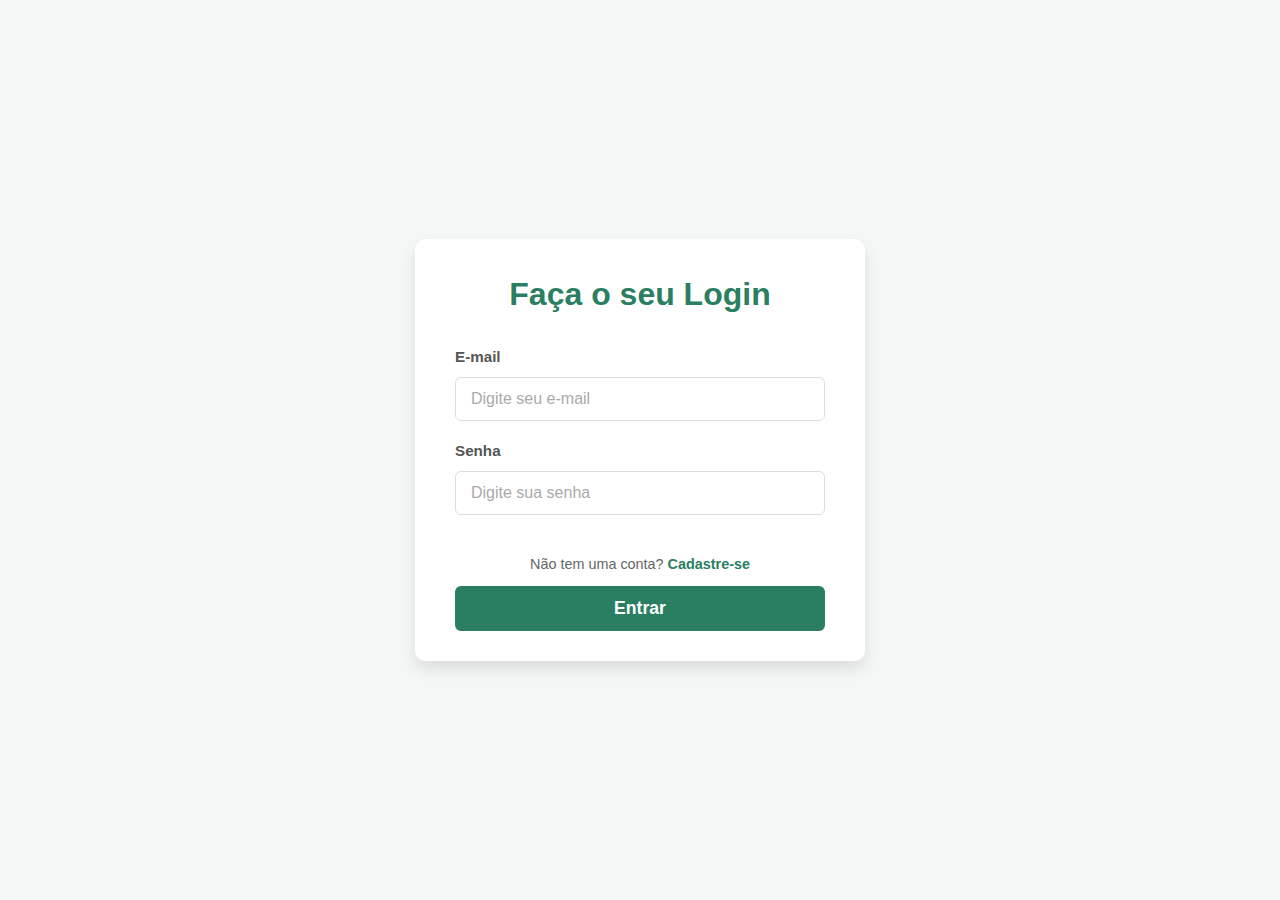
<file: index.html>
<!DOCTYPE html>
<html lang="pt-BR">
<head>
    <meta charset="UTF-8">
    <meta name="viewport" content="width=device-width, initial-scale=1.0">
    <link rel="stylesheet" href="style.css">
    <title>Seja bem vindo ao site da nossa ONG</title>
</head>
<body class="form-page-body">
    <div class="container">
        <form id="loginForm">
            <div>
                <h1>Faça o seu Login</h1>
                
                <label for="txtEmail">E-mail</label>
                <input type="email" id="txtEmail" placeholder="Digite seu e-mail" required>

                <label for="txtSenha">Senha</label>
                <input type="password" id="txtSenha" placeholder="Digite sua senha" required>

                <p>Não tem uma conta? <a href="cadastro.html">Cadastre-se</a></p>
                <button type="submit">Entrar</button>
                <p id="loginMessage" class="message"></p>
            </div>
        </form>
    </div>
    <script src="script.js"></script>
</body>
</html>
</file>
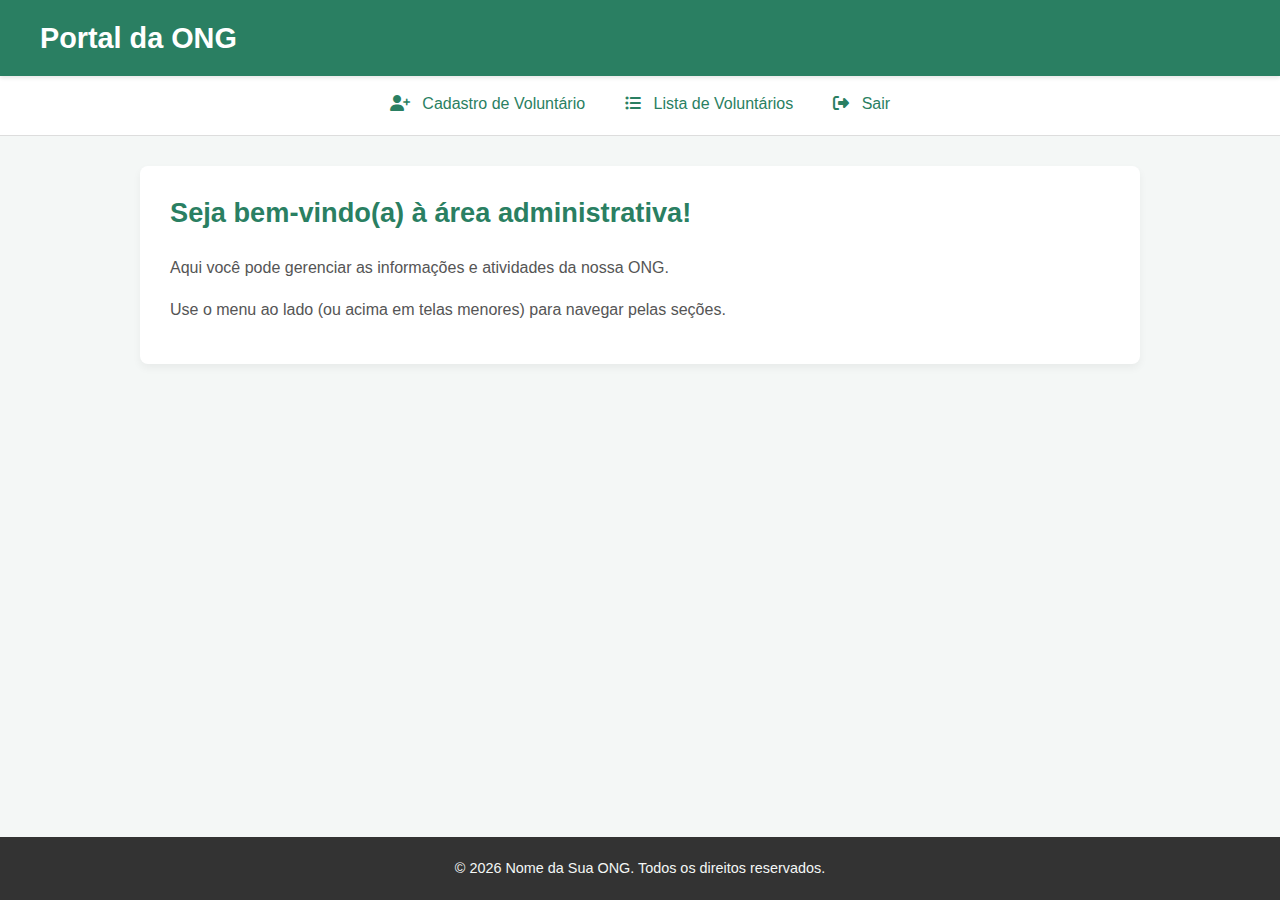
<file: admin.html>
<!DOCTYPE html>
<html lang="pt-BR">
<head>
    <meta charset="UTF-8">
    <meta name="viewport" content="width=device-width, initial-scale=1.0">
    <link rel="stylesheet" href="style.css"> <link rel="stylesheet" href="https://cdnjs.cloudflare.com/ajax/libs/font-awesome/6.5.1/css/all.min.css">
    <title>Painel da ONG - Bem-vindo(a)!!!</title>
</head>
<body>
    <div class="admin-wrapper">
        <header class="admin-header">
            <div class="admin-header-container">
                <div class="logo-admin">
                    <h1><a href="admin.html">Portal da ONG</a></h1>
                </div>
                <button id="menuToggle" class="menu-toggle-button">
                    <i class="fas fa-bars"></i> </button>
            </div>
        </header>

        <nav class="admin-nav" id="adminNav">
            <ul>
                <li><a href="cadastro_voluntario.html"><i class="fas fa-user-plus"></i> Cadastro de Voluntário</a></li>
                <li><a href="lista_voluntarios.html"><i class="fas fa-list-ul"></i> Lista de Voluntários</a></li>
                <li><a href="index.html"><i class="fas fa-sign-out-alt"></i> Sair</a></li> </ul>
        </nav>

        <main class="admin-main-content">
            <div class="admin-content-container">
                <h2>Seja bem-vindo(a) à área administrativa!</h2>
                <p>Aqui você pode gerenciar as informações e atividades da nossa ONG.</p>
                <p>Use o menu ao lado (ou acima em telas menores) para navegar pelas seções.</p>
                </div>
        </main>

        <footer class="admin-footer">
            <p>&copy; <span id="currentYear"></span> Nome da Sua ONG. Todos os direitos reservados.</p>
        </footer>
    </div>

    <script src="script.js"></script> </body>
</html>
</file>
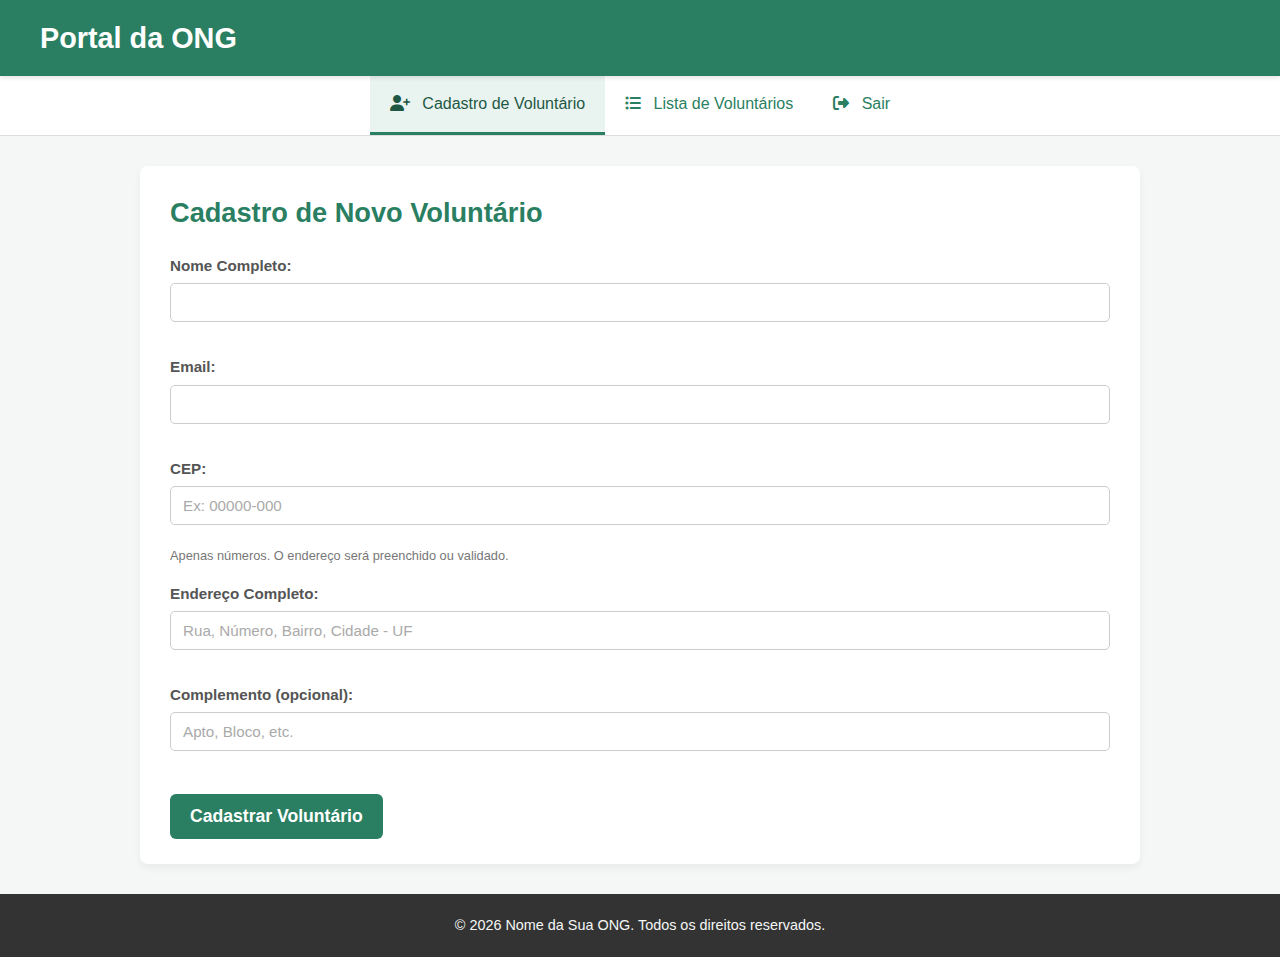
<file: cadastro_voluntario.html>
<!DOCTYPE html>
<html lang="pt-BR">
<head>
    <meta charset="UTF-8">
    <meta name="viewport" content="width=device-width, initial-scale=1.0">
    <link rel="stylesheet" href="style.css">
    <link rel="stylesheet" href="https://cdnjs.cloudflare.com/ajax/libs/font-awesome/6.5.1/css/all.min.css">
    <title>Cadastro de Voluntário - Portal da ONG</title>
</head>
<body>
    <div class="admin-wrapper">
        <header class="admin-header">
            <div class="admin-header-container">
                <div class="logo-admin">
                    <h1><a href="admin.html">Portal da ONG</a></h1>
                </div>
                <button id="menuToggle" class="menu-toggle-button">
                    <i class="fas fa-bars"></i>
                </button>
            </div>
        </header>

        <nav class="admin-nav" id="adminNav">
            <ul>
                <li><a href="cadastro_voluntario.html" class="active-link"><i class="fas fa-user-plus"></i> Cadastro de Voluntário</a></li>
                <li><a href="lista_voluntarios.html"><i class="fas fa-list-ul"></i> Lista de Voluntários</a></li>
                <li><a href="index.html"><i class="fas fa-sign-out-alt"></i> Sair</a></li>
            </ul>
        </nav>

        <main class="admin-main-content">
            <div class="admin-content-container">
                <h2>Cadastro de Novo Voluntário</h2>
                <form id="formCadastroVoluntario" class="styled-form">
                    <div class="form-group">
                        <label for="voluntarioNome">Nome Completo:</label>
                        <input type="text" id="voluntarioNome" required>
                    </div>
                    <div class="form-group">
                        <label for="voluntarioEmail">Email:</label>
                        <input type="email" id="voluntarioEmail" required>
                    </div>
                    <div class="form-group">
                        <label for="voluntarioCEP">CEP:</label>
                        <input type="text" id="voluntarioCEP" maxlength="9" placeholder="Ex: 00000-000" required>
                         <small>Apenas números. O endereço será preenchido ou validado.</small>
                    </div>
                    <div class="form-group">
                        <label for="voluntarioEndereco">Endereço Completo:</label>
                        <input type="text" id="voluntarioEndereco" placeholder="Rua, Número, Bairro, Cidade - UF" required>
                    </div>
                    <div class="form-group">
                        <label for="voluntarioComplemento">Complemento (opcional):</label>
                        <input type="text" id="voluntarioComplemento" placeholder="Apto, Bloco, etc.">
                    </div>

                    <button type="submit" class="btn-submit-form">Cadastrar Voluntário</button>
                    <p id="cadastroVoluntarioMessage" class="message"></p>
                </form>
            </div>
        </main>

        <footer class="admin-footer">
            <p>&copy; <span id="currentYear"></span> Nome da Sua ONG. Todos os direitos reservados.</p>
        </footer>
    </div>
    <script src="script.js"></script>
</body>
</html>
</file>
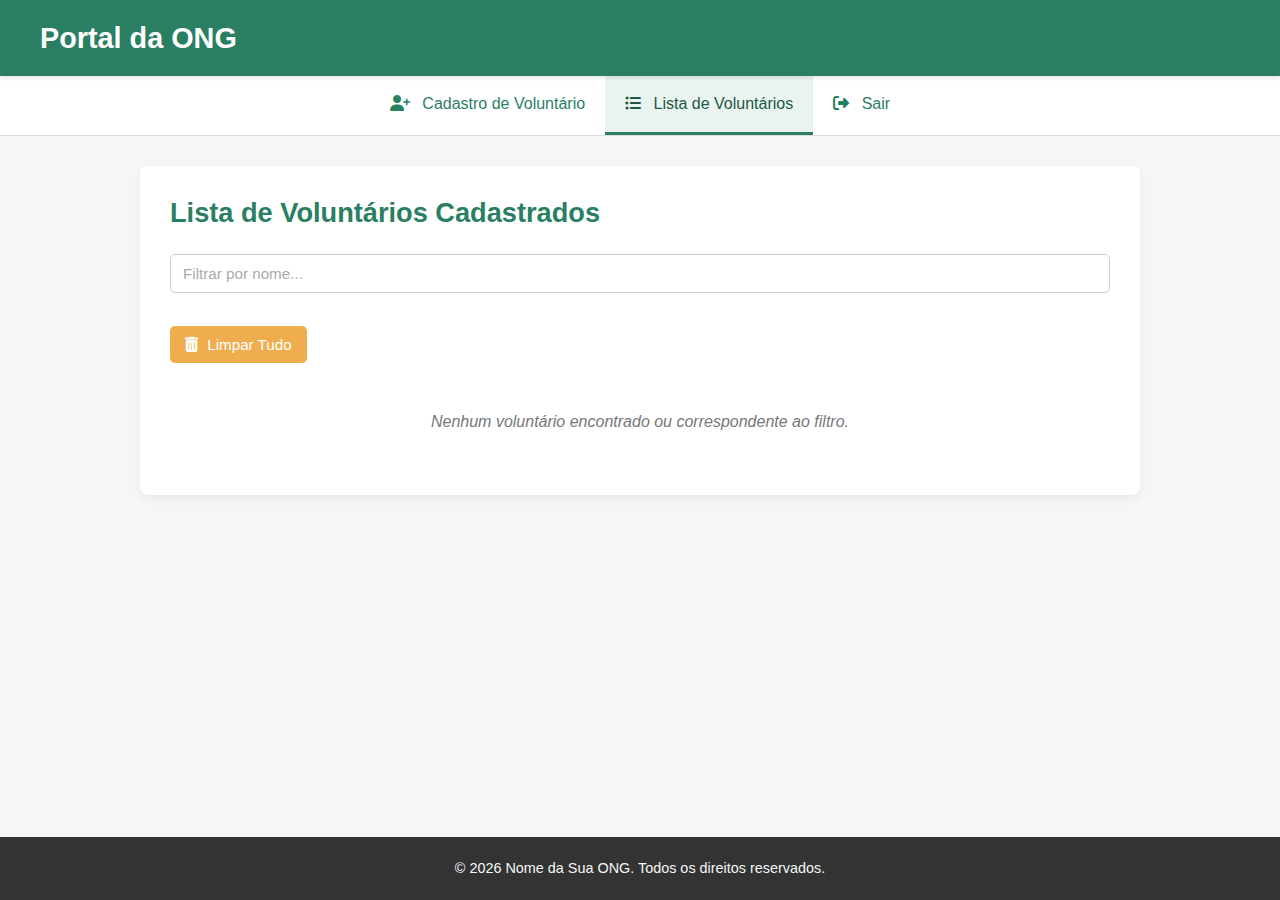
<file: lista_voluntarios.html>
<!DOCTYPE html>
<html lang="pt-BR">
<head>
    <meta charset="UTF-8">
    <meta name="viewport" content="width=device-width, initial-scale=1.0">
    <link rel="stylesheet" href="style.css">
    <link rel="stylesheet" href="https://cdnjs.cloudflare.com/ajax/libs/font-awesome/6.5.1/css/all.min.css">
    <title>Lista de Voluntários - Portal da ONG</title>
</head>
<body>
    <div class="admin-wrapper">
        <header class="admin-header">
            <div class="admin-header-container">
                <div class="logo-admin">
                    <h1><a href="admin.html">Portal da ONG</a></h1>
                </div>
                <button id="menuToggle" class="menu-toggle-button">
                    <i class="fas fa-bars"></i>
                </button>
            </div>
        </header>

        <nav class="admin-nav" id="adminNav">
            <ul>
                <li><a href="cadastro_voluntario.html"><i class="fas fa-user-plus"></i> Cadastro de Voluntário</a></li>
                <li><a href="lista_voluntarios.html" class="active-link"><i class="fas fa-list-ul"></i> Lista de Voluntários</a></li>
                <li><a href="index.html"><i class="fas fa-sign-out-alt"></i> Sair</a></li>
            </ul>
        </nav>

        <main class="admin-main-content">
            <div class="admin-content-container">
                <h2>Lista de Voluntários Cadastrados</h2>
                
                <div class="filtros-container">
                    <input type="text" id="filtroNomeVoluntario" placeholder="Filtrar por nome...">
                    <button id="btnLimparTodosVoluntarios" class="btn-limpar-tudo">
                        <i class="fas fa-trash-alt"></i> Limpar Tudo
                    </button>
                </div>
                <p id="listaVoluntariosMessage" class="message"></p>
                <div id="voluntariosContainer" class="voluntarios-container">
                    <p class="empty-message" style="display: none;">Nenhum voluntário encontrado.</p>
                </div>
            </div>
        </main>

        <footer class="admin-footer">
            <p>&copy; <span id="currentYear"></span> Nome da Sua ONG. Todos os direitos reservados.</p>
        </footer>
    </div>
    <script src="script.js"></script>
</body>
</html>
</file>
<file: style.css>
/* style.css */

/* Reset básico e configurações globais */
* {
    margin: 0;
    padding: 0;
    box-sizing: border-box;
    font-family: 'Segoe UI', Tahoma, Geneva, Verdana, sans-serif;
}

html {
    height: 100%; /* Garante que o elemento HTML ocupe toda a altura */
}

body {
    background-color: #f4f7f6; /* Cor de fundo padrão */
    min-height: 100%; /* Garante que o body ocupe no mínimo toda a altura do HTML */
    color: #333;
    line-height: 1.6;
    /* display:flex e padding foram removidos daqui para serem aplicados especificamente */
}

/* Estilos APENAS para o body das páginas de formulário (login, cadastro de usuário) */
body.form-page-body {
    display: flex;
    justify-content: center;
    align-items: center;
    padding: 20px; /* Padding ao redor do container do formulário */
}

/* Container dos formulários (login/cadastro de usuário) */
.container {
    background-color: #ffffff;
    padding: 30px 40px;
    border-radius: 10px;
    box-shadow: 0 8px 16px rgba(0, 0, 0, 0.1);
    width: 100%;
    max-width: 450px;
    text-align: center;
}

/* Estilos comuns de formulário de usuário (h1, label, input, etc.) */
.container h1, body.form-page-body h1 {
    color: #2a7f62;
    margin-bottom: 25px;
    font-size: 2em;
}

/* Para a div dentro do form de login e para os forms de cadastro/login diretamente */
form#loginForm > div,
form#cadastroForm,
form#loginForm { /* Removido duplicidade de form#loginForm */
    display: flex;
    flex-direction: column;
}

label { /* Estilo geral de label, pode ser usado por .form-group também */
    text-align: left;
    margin-bottom: 8px;
    font-weight: 600;
    color: #555;
    font-size: 0.95em;
}

input[type="text"],
input[type="email"],
input[type="password"],
input[type="number"] { /* Inputs dos formulários de usuário */
    width: 100%;
    padding: 12px 15px;
    margin-bottom: 18px;
    border: 1px solid #ddd;
    border-radius: 6px;
    font-size: 1em;
    transition: border-color 0.3s ease, box-shadow 0.3s ease;
}

input[type="text"]:focus,
input[type="email"]:focus,
input[type="password"]:focus,
input[type="number"]:focus {
    border-color: #2a7f62;
    box-shadow: 0 0 0 3px rgba(42, 127, 98, 0.2);
    outline: none;
}

input[type="text"]::placeholder,
input[type="email"]::placeholder,
input[type="password"]::placeholder,
input[type="number"]::placeholder {
    color: #aaa;
}

input[readonly] {
    background-color: #e9ecef;
    cursor: not-allowed;
}

button[type="submit"] { /* Botão de submit dos formulários de usuário */
    background-color: #2a7f62;
    color: white;
    padding: 12px 20px;
    border: none;
    border-radius: 6px;
    font-size: 1.1em;
    font-weight: 600;
    cursor: pointer;
    transition: background-color 0.3s ease, transform 0.2s ease;
    margin-top: 10px;
}

button[type="submit"]:hover {
    background-color: #236851;
    transform: translateY(-2px);
}

button[type="submit"]:active {
    transform: translateY(0);
}

.container p, body.form-page-body p {
    margin-top: 20px;
    font-size: 0.9em;
    color: #666;
}

.container p a, body.form-page-body p a {
    color: #2a7f62;
    text-decoration: none;
    font-weight: 600;
}

.container p a:hover, body.form-page-body p a:hover {
    text-decoration: underline;
}

.message { /* Mensagens de feedback (usado por todos os formulários) */
    margin-top: 15px;
    padding: 10px;
    border-radius: 5px;
    font-size: 0.9em;
    text-align: center;
    display: none; /* Mostrado via JS */
}

.message.success {
    background-color: #d4edda;
    color: #155724;
    border: 1px solid #c3e6cb;
}

.message.error {
    background-color: #f8d7da;
    color: #721c24;
    border: 1px solid #f5c6cb;
}

.message.info { /* Para mensagens informativas, como "Buscando CEP..." */
    background-color: #d1ecf1;
    color: #0c5460;
    border: 1px solid #bee5eb;
}


/* --- Estilos da Área Administrativa (admin.html, cadastro_voluntario.html, lista_voluntarios.html) --- */
.admin-wrapper {
    display: flex;
    flex-direction: column;
    min-height: 100vh;
}

.admin-header {
    background-color: #2a7f62;
    color: white;
    padding: 15px 20px;
    box-shadow: 0 2px 4px rgba(0,0,0,0.1);
    width: 100%;
    z-index: 1000;
    flex-shrink: 0;
}

.admin-header-container {
    display: flex;
    justify-content: space-between;
    align-items: center;
    max-width: 1200px;
    margin: 0 auto;
}

.admin-header .logo-admin h1 {
    margin: 0;
    font-size: 1.8em;
    color: white;
}
.admin-header .logo-admin h1 a {
    color: white;
    text-decoration: none;
}

.menu-toggle-button {
    background: none;
    border: none;
    color: white;
    font-size: 1.8em;
    cursor: pointer;
    display: none;
}

.admin-nav {
    background-color: #ffffff;
    padding: 0;
    border-bottom: 1px solid #ddd;
    width: 100%;
    flex-shrink: 0;
}

.admin-nav ul {
    list-style: none;
    padding: 0;
    margin: 0;
    display: flex;
    justify-content: center;
    max-width: 1200px;
    margin: 0 auto;
}

.admin-nav ul li a {
    display: block;
    padding: 15px 20px;
    text-decoration: none;
    color: #2a7f62;
    font-weight: 500;
    transition: background-color 0.3s ease, color 0.3s ease, border-bottom-color 0.3s ease;
    border-bottom: 3px solid transparent;
}

.admin-nav ul li a i {
    margin-right: 8px;
}

.admin-nav ul li a:hover,
.admin-nav ul li a.active-link { /* Classe para link ativo */
    background-color: #e9f3f0;
    color: #1e5845;
    border-bottom-color: #2a7f62;
}

.admin-main-content {
    flex-grow: 1;
    padding: 30px 20px;
    background-color: #f4f7f6;
}
.weather-widget {
    background-color: #eef5f9; /* Um azul bem claro e suave */
    border-radius: 8px;
    padding: 10px 15px;
    margin: 10px 0 15px 0; /* Espaçamento antes do campo de endereço */
    display: flex;
    align-items: center;
    gap: 10px;
    font-size: 0.9em;
    color: #334E68; /* Cor do texto mais escura para contraste */
    border: 1px solid #c9dcec;
    box-shadow: 0 1px 3px rgba(0,0,0,0.05);
}

.weather-widget img#weatherIcon {
    width: 40px; /* Tamanho do ícone */
    height: 40px;
}

.weather-widget #weatherTemp {
    font-size: 1.4em;
    font-weight: bold;
}

.weather-widget #weatherCity {
    font-weight: 500;
}

.weather-widget #weatherDescription {
    font-size: 0.85em;
    color: #587085;
    font-style: italic;
    margin-left: auto; /* Empurra para a direita, se houver espaço */
}
.admin-content-container {
    max-width: 1000px;
    margin: 0 auto;
    background-color: #ffffff;
    padding: 25px 30px;
    border-radius: 8px;
    box-shadow: 0 4px 8px rgba(0,0,0,0.05);
}

.admin-content-container h2 { /* Título dentro do conteúdo principal da área admin */
    color: #2a7f62;
    margin-bottom: 20px;
    font-size: 1.7em;
}

.admin-content-container p {
    line-height: 1.7;
    margin-bottom: 15px;
    color: #555;
}

.admin-footer {
    text-align: center;
    padding: 20px;
    background-color: #333;
    color: #f4f7f6;
    font-size: 0.9em;
    width: 100%;
    flex-shrink: 0;
}

/* NOVOS ESTILOS: Formulários dentro da Área Admin (ex: cadastro_voluntario.html) */
.styled-form {
    display: flex;
    flex-direction: column;
    gap: 15px;
    margin-top: 20px;
}

.form-group {
    display: flex;
    flex-direction: column;
}

.form-group label { /* Reutiliza o estilo de label geral, mas pode ser sobrescrito se necessário */
    margin-bottom: 5px; /* Espaçamento específico do form-group */
}

.form-group input[type="text"],
.form-group input[type="email"] { /* Inputs específicos para .styled-form */
    width: 100%;
    padding: 10px 12px;
    border: 1px solid #ccc;
    border-radius: 5px;
    font-size: 0.95em;
}

.form-group input[type="text"]:focus,
.form-group input[type="email"]:focus { /* Foco para inputs do .styled-form */
    border-color: #2a7f62;
    box-shadow: 0 0 0 2px rgba(42, 127, 98, 0.2);
    outline: none;
}

.form-group small { /* Texto pequeno de ajuda */
    font-size: 0.8em;
    color: #777;
    margin-top: 3px;
}

.btn-submit-form { /* Botão de submit para .styled-form */
    background-color: #2a7f62;
    color: white;
    padding: 12px 20px;
    border: none;
    border-radius: 5px;
    font-size: 1em;
    font-weight: 600;
    cursor: pointer;
    transition: background-color 0.3s ease;
    align-self: flex-start; /* Alinha o botão à esquerda */
    margin-top: 10px;
}

.btn-submit-form:hover {
    background-color: #236851;
}

/* NOVOS ESTILOS: Cards de Voluntários (para lista_voluntarios.html) */
.voluntarios-container {
    display: grid;
    grid-template-columns: repeat(auto-fill, minmax(280px, 1fr)); /* Grid responsivo */
    gap: 20px;
    margin-top: 20px;
}
.voluntarios-container .empty-message { /* Mensagem de nenhum voluntário */
    grid-column: 1 / -1; /* Ocupa todas as colunas do grid */
    text-align: center;
    color: #777;
    padding: 20px;
    font-style: italic;
}


.voluntario-card {
    background-color: #fff;
    border: 1px solid #e0e0e0;
    border-radius: 8px;
    padding: 15px;
    box-shadow: 0 2px 5px rgba(0,0,0,0.08);
    display: flex;
    flex-direction: column;
    transition: box-shadow 0.3s ease;
}

.voluntario-card:hover {
    box-shadow: 0 4px 10px rgba(0,0,0,0.12);
}

.voluntario-card img.profile-pic {
    width: 100px;
    height: 100px;
    border-radius: 50%;
    object-fit: cover;
    margin: 0 auto 15px auto; /* Centraliza a imagem */
    background-color: #f0f0f0; /* Cor de fundo caso a imagem demore a carregar */
    border: 2px solid #eee; /* Pequena borda na foto */
}

.voluntario-card h3 { /* Nome do voluntário no card */
    color: #2a7f62;
    margin-bottom: 8px;
    font-size: 1.2em;
    text-align: center;
}

.voluntario-card p { /* Informações do voluntário no card */
    font-size: 0.9em;
    color: #555;
    margin-bottom: 8px;
    line-height: 1.5;
    word-break: break-word; /* Quebra palavras longas para não estourar o card */
}

.voluntario-card p strong {
    color: #333;
}

.voluntario-card .btn-excluir {
    background-color: #d9534f; /* Vermelho para exclusão */
    color: white;
    border: none;
    padding: 8px 12px;
    border-radius: 5px;
    cursor: pointer;
    font-size: 0.85em;
    margin-top: auto; /* Empurra o botão para o final do card */
    transition: background-color 0.3s ease;
    align-self: center; /* Centraliza o botão */
}
.voluntario-card .btn-excluir i { margin-right: 5px; }


.voluntario-card .btn-excluir:hover {
    background-color: #c9302c;
}

/* NOVOS ESTILOS: Filtros e Botão Limpar Tudo (lista_voluntarios.html) */
.filtros-container {
    display: flex;
    flex-wrap: wrap;
    gap: 15px;
    margin-bottom: 25px;
    align-items: center;
}

.filtros-container input[type="text"] { /* Input de filtro */
    padding: 10px 12px;
    border: 1px solid #ccc;
    border-radius: 5px;
    font-size: 0.95em;
    flex-grow: 1;
    min-width: 200px;
}
.filtros-container input[type="text"]:focus { /* Foco no input de filtro */
     border-color: #2a7f62;
    box-shadow: 0 0 0 2px rgba(42, 127, 98, 0.2);
    outline: none;
}


.btn-limpar-tudo {
    background-color: #f0ad4e; /* Laranja para "Limpar Tudo" */
    color: white;
    padding: 10px 15px;
    border: none;
    border-radius: 5px;
    font-size: 0.95em;
    cursor: pointer;
    transition: background-color 0.3s ease;
}
.btn-limpar-tudo i { margin-right: 5px; }

.btn-limpar-tudo:hover {
    background-color: #ec971f;
}


/* --- Media Queries para Responsividade --- */

/* Telas Médias (Tablets em modo retrato e alguns celulares grandes em paisagem) */
@media (max-width: 768px) {
    /* Ajustes para .container (formulários de usuário) */
    body.form-page-body .container {
        padding: 25px 30px;
        margin: 20px;
    }
    body.form-page-body .container h1 {
         font-size: 1.8em;
    }
    body.form-page-body input[type="text"],
    body.form-page-body input[type="email"],
    body.form-page-body input[type="password"],
    body.form-page-body input[type="number"] {
        padding: 11px 14px;
        font-size: 0.95em;
    }
    body.form-page-body button[type="submit"] {
        padding: 11px 18px;
        font-size: 1.05em;
    }

    /* Ajustes para admin page */
    .admin-header .logo-admin h1 {
        font-size: 1.5em;
    }
    .menu-toggle-button {
        display: block;
    }
    .admin-nav {
        position: absolute;
        top: 65px; /* Ajuste conforme a altura do seu header */
        left: 0;
        right: 0;
        background-color: #fff;
        box-shadow: 0 2px 5px rgba(0,0,0,0.1);
        max-height: 0;
        overflow: hidden;
        transition: max-height 0.4s ease-in-out;
        z-index: 999;
    }
    .admin-nav.active {
        max-height: 500px;
        border-bottom: 1px solid #ddd;
    }
    .admin-nav ul {
        flex-direction: column;
        align-items: stretch;
    }
    .admin-nav ul li a {
        padding: 15px 25px;
        border-bottom: 1px solid #f0f0f0;
    }
    .admin-nav ul li:last-child a {
        border-bottom: none;
    }
    .admin-nav ul li a:hover,
    .admin-nav ul li a.active-link {
        border-bottom-color: #f0f0f0; /* No mobile, mantém a borda divisória */
    }
     .admin-nav ul li:last-child a.active-link {
        border-bottom-color: transparent;
    }
    .admin-main-content {
        padding: 20px 15px; /* Padding ajustado para telas menores */
    }
    .admin-content-container {
        padding: 20px;
    }
    .admin-content-container h2 {
        font-size: 1.5em;
    }

    /* Ajustes para styled-form em telas menores */
    .form-group input[type="text"],
    .form-group input[type="email"] {
        font-size: 0.9em;
    }
    .btn-submit-form {
        font-size: 0.95em;
        padding: 10px 15px;
    }

    /* Ajustes para filtros em telas menores */
    .filtros-container {
        flex-direction: column; /* Empilha o filtro e o botão */
        align-items: stretch; /* Fazem ocupar a largura */
    }
    .filtros-container input[type="text"] {
        min-width: 0; /* Remove min-width para permitir encolhimento */
    }
}

/* Telas Pequenas (Smartphones em modo retrato) */
@media (max-width: 480px) {
    /* Ajustes para .container (formulários de usuário) */
    body.form-page-body {
        padding: 10px;
    }
     body.form-page-body .container {
        padding: 20px 15px;
        margin: 10px auto; /* Margem menor */
        border-radius: 8px;
        box-shadow: 0 4px 8px rgba(0,0,0,0.1);
    }
    body.form-page-body .container h1 {
        font-size: 1.6em;
    }
    body.form-page-body label {
        font-size: 0.9em;
    }
    /* ... outros ajustes de formulário de usuário ... */


    /* Ajustes para admin page */
    .admin-header {
        padding: 10px 15px;
    }
    .admin-header .logo-admin h1 {
        font-size: 1.3em;
    }
    .menu-toggle-button {
        font-size: 1.6em;
    }
    .admin-nav { /* Ajuste da posição do menu mobile se a altura do header mudar */
        top: 54px; /* Exemplo: se header tem (10+10 padding + altura da fonte) ~54px */
    }
    .admin-main-content {
        padding: 15px 10px;
    }
    .admin-content-container {
        padding: 15px;
    }
    .admin-content-container h2 {
        font-size: 1.4em;
    }

    /* Cards de voluntário em uma coluna */
    .voluntarios-container {
        grid-template-columns: 1fr; /* Uma coluna */
        gap: 15px;
    }
     .voluntario-card img.profile-pic {
        width: 80px;
        height: 80px;
    }
    .voluntario-card h3 {
        font-size: 1.1em;
    }
    .voluntario-card p {
        font-size: 0.85em;
    }
}
</file>
